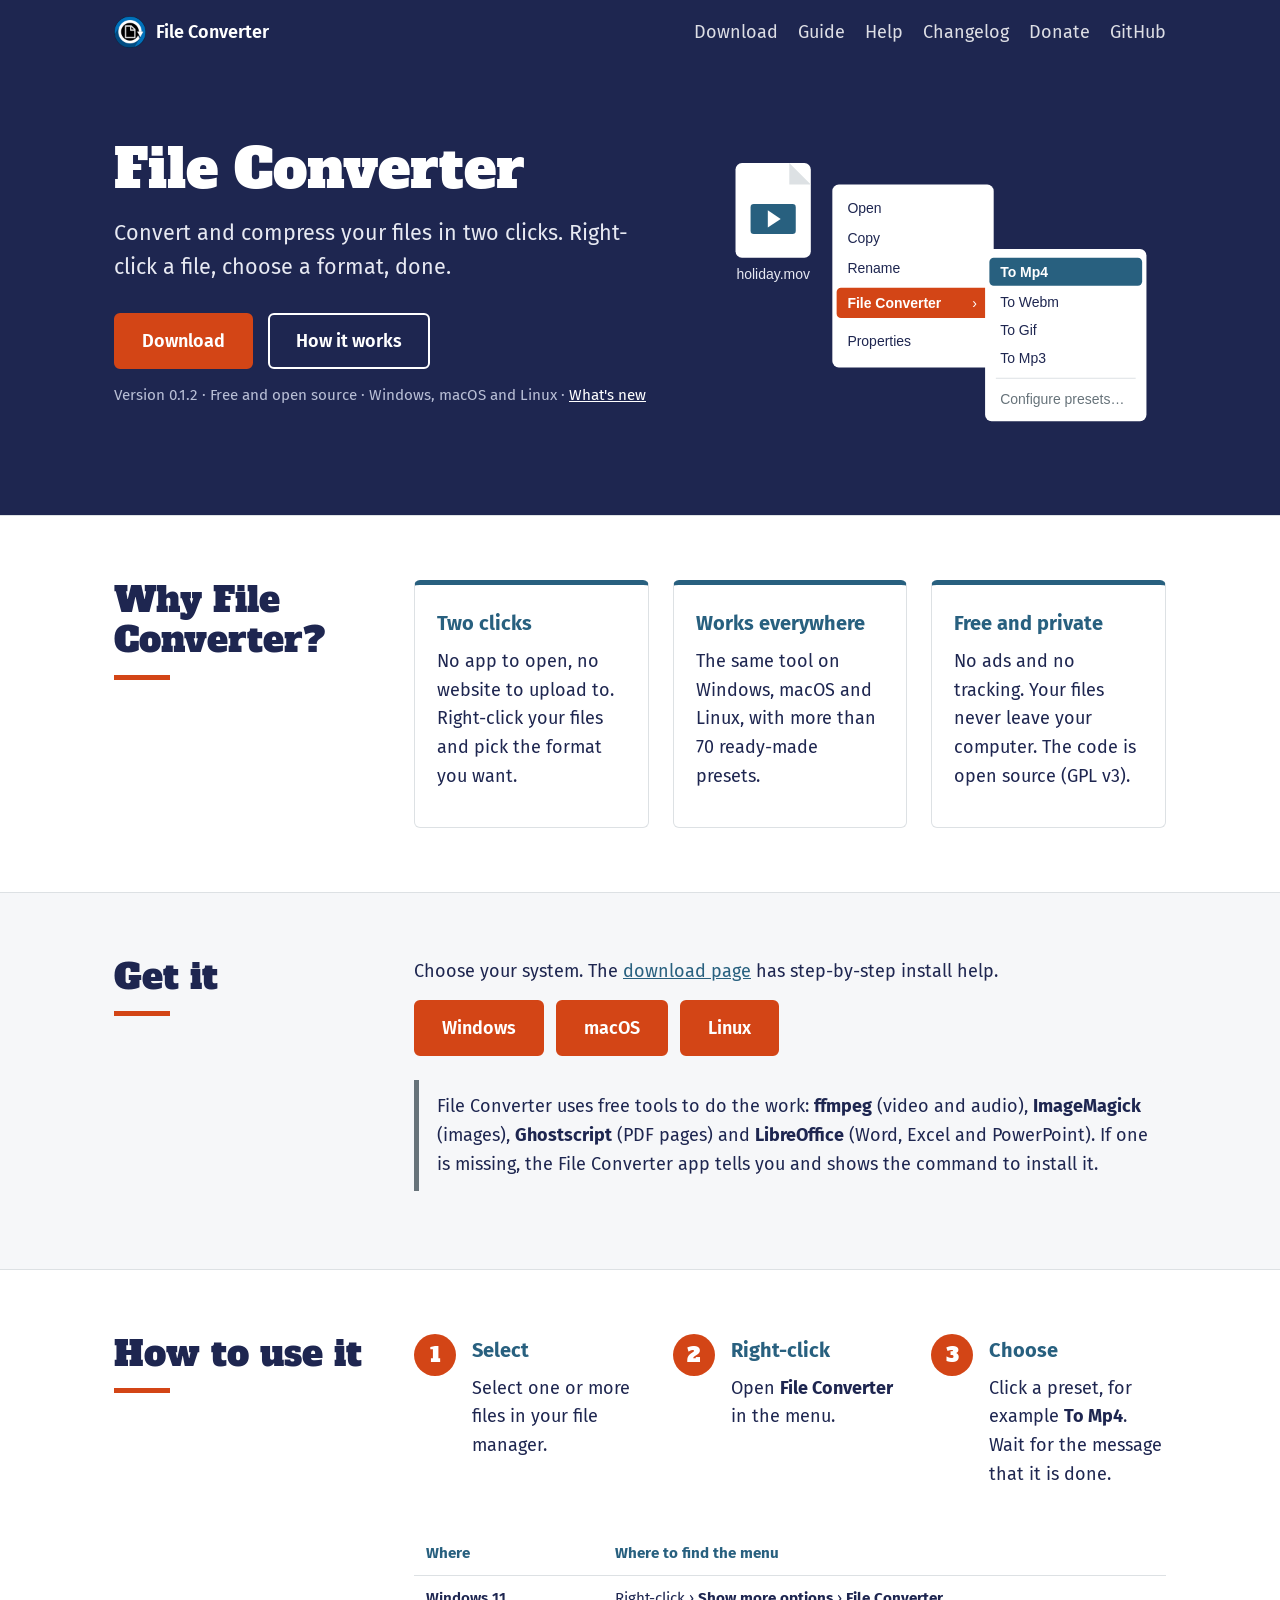
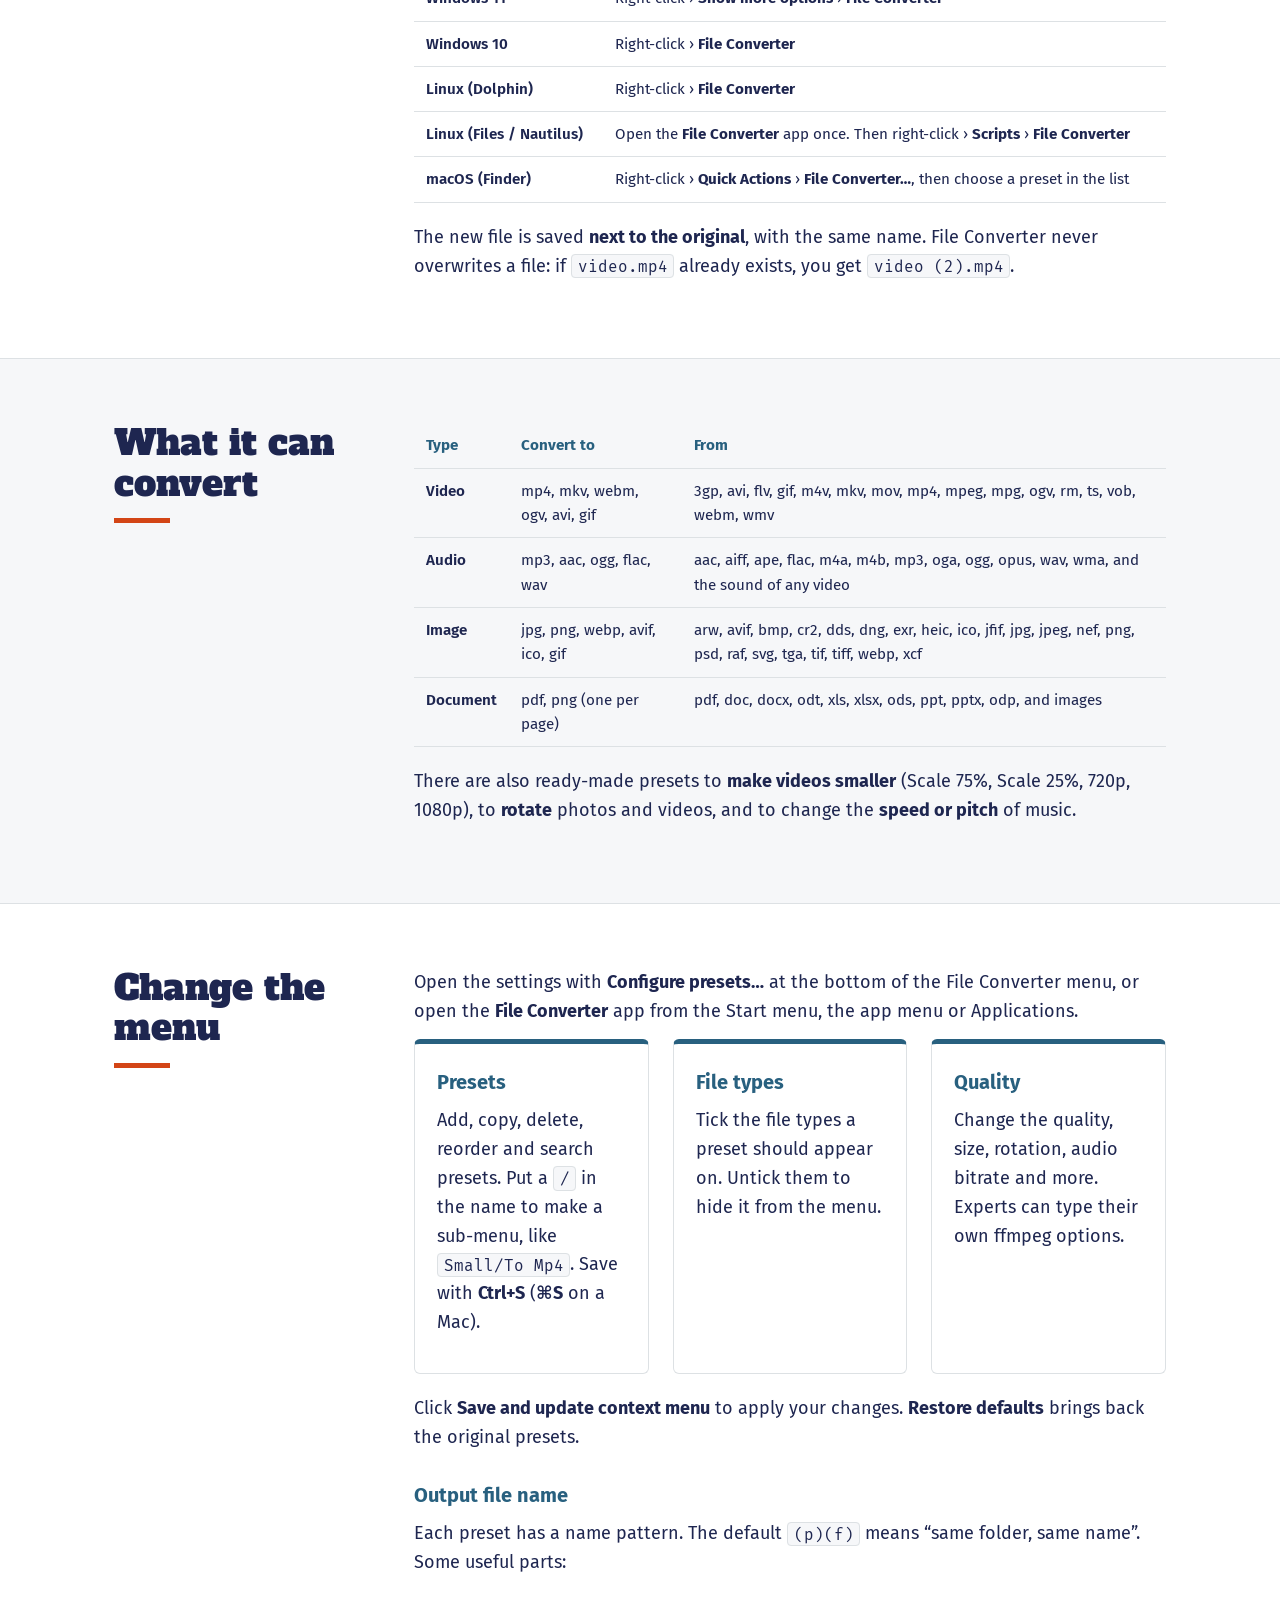
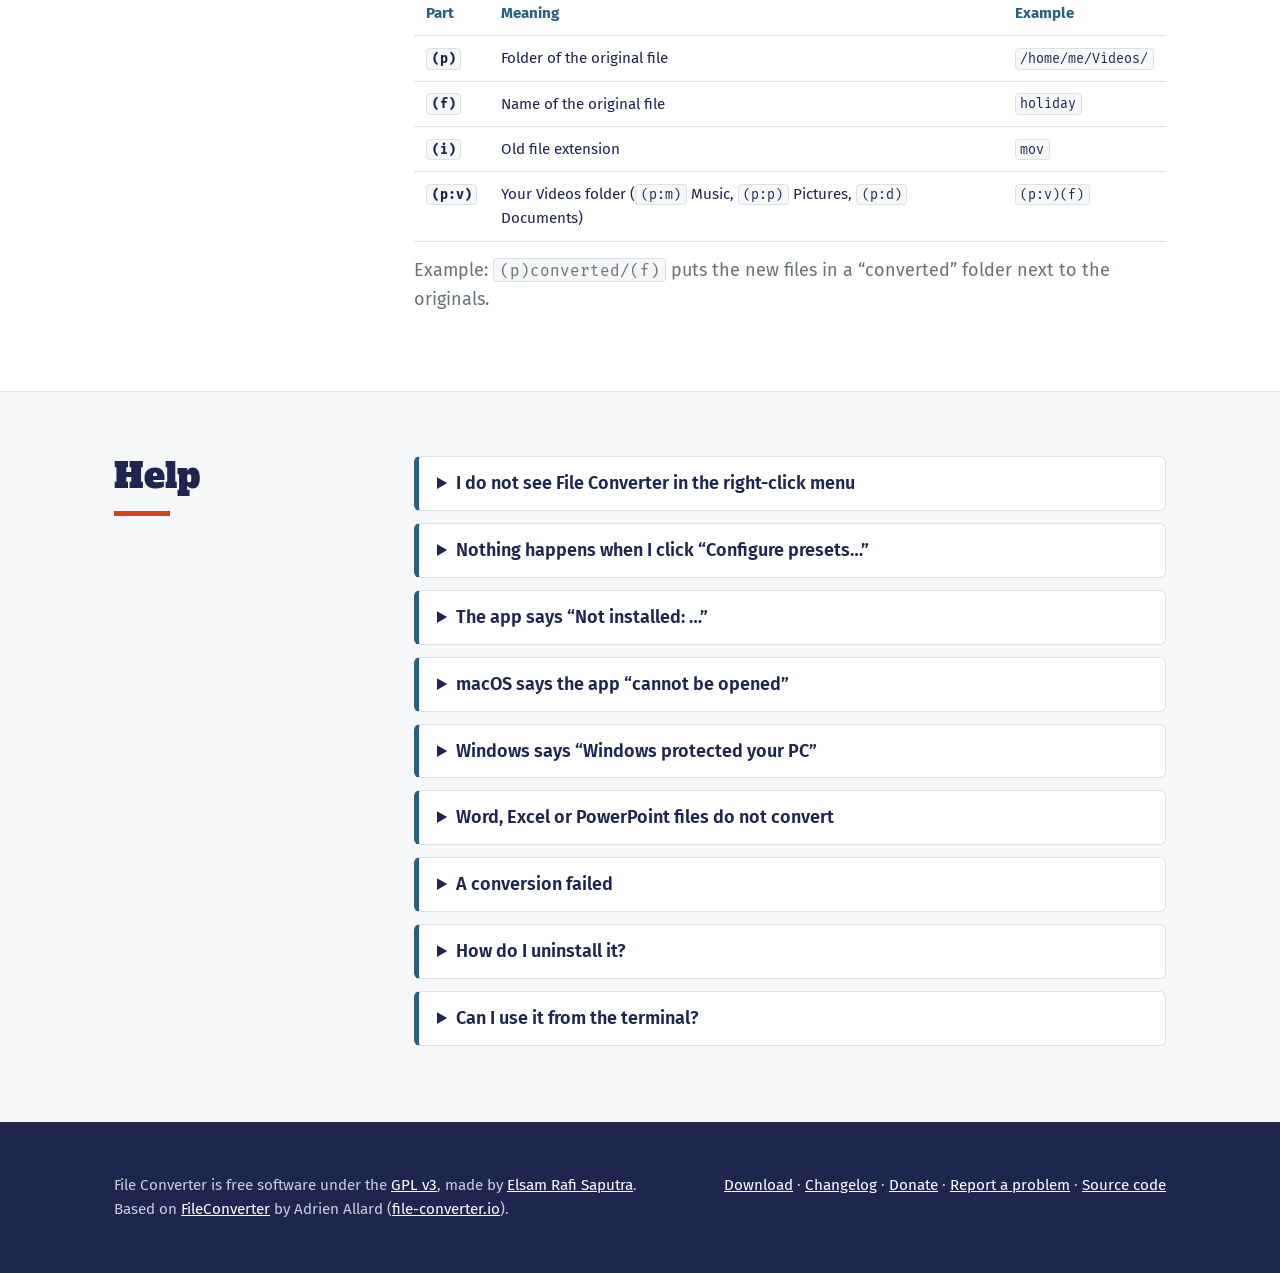
<file: docs/index.html>
<!doctype html>
<html lang="en">
<head>
	<meta charset="utf-8">
	<meta name="viewport" content="width=device-width, initial-scale=1">
	<title>File Converter — free tool to convert files with a right-click</title>
	<meta name="description" content="File Converter is a free, open source tool to convert and compress video, audio, images and documents from the right-click menu on Windows, macOS and Linux.">
	<link rel="canonical" href="https://elsamrafisptr.github.io/file-converter-rs/">
	<meta name="theme-color" content="#1E2650">
	<meta property="og:type" content="website">
	<meta property="og:site_name" content="File Converter">
	<meta property="og:title" content="File Converter — convert files with a right-click">
	<meta property="og:description" content="Free and open source. Convert video, audio, images and documents in two clicks on Windows, macOS and Linux.">
	<meta property="og:url" content="https://elsamrafisptr.github.io/file-converter-rs/">
	<meta property="og:image" content="https://elsamrafisptr.github.io/file-converter-rs/images/og-image.png">
	<meta property="og:image:width" content="1200">
	<meta property="og:image:height" content="630">
	<meta property="og:image:alt" content="File Converter: convert files with a right-click">
	<meta name="twitter:card" content="summary_large_image">
	<link rel="icon" href="favicon.ico" sizes="any">
	<link rel="icon" type="image/png" href="images/icon-192.png">
	<link rel="apple-touch-icon" href="images/apple-touch-icon.png">
	<link rel="manifest" href="site.webmanifest">
	<link rel="preconnect" href="https://fonts.googleapis.com">
	<link rel="preconnect" href="https://fonts.gstatic.com" crossorigin>
	<link href="https://fonts.googleapis.com/css2?family=Alfa+Slab+One&family=Fira+Mono&family=Fira+Sans:wght@400;600&display=swap" rel="stylesheet">
	<link rel="stylesheet" href="style.css">
	<script type="application/ld+json">
	{
		"@context": "https://schema.org",
		"@type": "SoftwareApplication",
		"name": "File Converter",
		"description": "Free, open source tool to convert and compress video, audio, images and documents from the right-click menu.",
		"url": "https://elsamrafisptr.github.io/file-converter-rs/",
		"downloadUrl": "https://elsamrafisptr.github.io/file-converter-rs/download.html",
		"image": "https://elsamrafisptr.github.io/file-converter-rs/images/og-image.png",
		"applicationCategory": "MultimediaApplication",
		"operatingSystem": "Windows 10, Windows 11, macOS 11 or newer, Linux",
		"softwareVersion": "0.1.2",
		"license": "https://www.gnu.org/licenses/gpl-3.0.html",
		"offers": { "@type": "Offer", "price": "0", "priceCurrency": "USD" },
		"author": { "@type": "Person", "name": "Elsam Rafi Saputra", "url": "https://github.com/elsamrafisptr" },
		"isBasedOn": "https://github.com/Tichau/FileConverter"
	}
	</script>
</head>
<body>

<header class="topbar">
	<div class="wrap">
		<a class="brand" href="./"><img src="images/icon-192.png" alt="" width="32" height="32">File Converter</a>
		<nav aria-label="Main">
			<a href="download.html">Download</a>
			<a href="./#how">Guide</a>
			<a href="./#help">Help</a>
			<a href="changelog.html">Changelog</a>
			<a href="donate.html">Donate</a>
			<a href="https://github.com/elsamrafisptr/file-converter-rs">GitHub</a>
		</nav>
	</div>
</header>

<div class="hero">
	<div class="wrap">
		<div>
			<h1>File Converter</h1>
			<p class="lead">Convert and compress your files in two clicks. Right-click a file, choose a format, done.</p>
			<a class="button" href="download.html">Download</a>
			<a class="button ghost" href="#how">How it works</a>
			<p class="version">Version 0.1.2 · Free and open source · Windows, macOS and Linux ·
				<a href="changelog.html">What's new</a></p>
		</div>
		<svg viewBox="0 0 420 300" role="img" aria-label="A right-click menu with File Converter and a list of formats">
			<rect x="20" y="40" width="70" height="88" rx="6" fill="#fff"/>
			<path d="M70 40v20h20" fill="#dde1e4"/>
			<rect x="34" y="78" width="42" height="28" rx="3" fill="#28607F"/>
			<path d="M50 84l12 8-12 8z" fill="#fff"/>
			<text x="55" y="148" fill="#e7e9f2" font-size="13" text-anchor="middle" font-family="sans-serif">holiday.mov</text>
			<rect x="110" y="60" width="150" height="170" rx="6" fill="#fff"/>
			<g font-family="sans-serif" font-size="13" fill="#1E2650">
				<text x="124" y="86">Open</text>
				<text x="124" y="114">Copy</text>
				<text x="124" y="142">Rename</text>
				<rect x="114" y="156" width="142" height="28" rx="4" fill="#D34516"/>
				<text x="124" y="175" fill="#fff" font-weight="600">File Converter</text>
				<text x="240" y="175" fill="#fff">›</text>
				<text x="124" y="210">Properties</text>
			</g>
			<rect x="252" y="120" width="150" height="160" rx="6" fill="#fff"/>
			<g font-family="sans-serif" font-size="13" fill="#1E2650">
				<rect x="256" y="128" width="142" height="26" rx="4" fill="#28607F"/>
				<text x="266" y="146" fill="#fff" font-weight="600">To Mp4</text>
				<text x="266" y="174">To Webm</text>
				<text x="266" y="200">To Gif</text>
				<text x="266" y="226">To Mp3</text>
				<line x1="262" y1="240" x2="392" y2="240" stroke="#dde1e4"/>
				<text x="266" y="264" fill="#67737A">Configure presets…</text>
			</g>
		</svg>
	</div>
</div>

<section>
	<div class="wrap">
		<h2>Why File Converter?</h2>
		<div class="cards">
			<div class="card"><h3>Two clicks</h3><p>No app to open, no website to upload to. Right-click your files and pick the format you want.</p></div>
			<div class="card"><h3>Works everywhere</h3><p>The same tool on Windows, macOS and Linux, with more than 70 ready-made presets.</p></div>
			<div class="card"><h3>Free and private</h3><p>No ads and no tracking. Your files never leave your computer. The code is open source (GPL v3).</p></div>
		</div>
	</div>
</section>

<section id="download" class="alt">
	<div class="wrap">
		<h2>Get it</h2>
		<div>
			<p>Choose your system. The <a href="download.html">download page</a> has step-by-step install help.</p>
			<div class="os-buttons">
				<a class="button" href="download.html#windows">Windows</a>
				<a class="button" href="download.html#macos">macOS</a>
				<a class="button" href="download.html#linux">Linux</a>
			</div>
			<p class="note">File Converter uses free tools to do the work: <b>ffmpeg</b> (video and audio), <b>ImageMagick</b> (images), <b>Ghostscript</b> (PDF pages) and <b>LibreOffice</b> (Word, Excel and PowerPoint). If one is missing, the File Converter app tells you and shows the command to install it.</p>
		</div>
	</div>
</section>

<section id="how">
	<div class="wrap">
		<h2>How to use it</h2>
		<div>
			<div class="steps">
				<div class="step"><h3>Select</h3><p>Select one or more files in your file manager.</p></div>
				<div class="step"><h3>Right-click</h3><p>Open <b>File Converter</b> in the menu.</p></div>
				<div class="step"><h3>Choose</h3><p>Click a preset, for example <b>To Mp4</b>. Wait for the message that it is done.</p></div>
			</div>
			<table>
				<tr><th>Where</th><th>Where to find the menu</th></tr>
				<tr><td>Windows 11</td><td>Right-click › <b>Show more options</b> › <b>File Converter</b></td></tr>
				<tr><td>Windows 10</td><td>Right-click › <b>File Converter</b></td></tr>
				<tr><td>Linux (Dolphin)</td><td>Right-click › <b>File Converter</b></td></tr>
				<tr><td>Linux (Files / Nautilus)</td><td>Open the <b>File Converter</b> app once. Then right-click › <b>Scripts</b> › <b>File Converter</b></td></tr>
				<tr><td>macOS (Finder)</td><td>Right-click › <b>Quick Actions</b> › <b>File Converter…</b>, then choose a preset in the list</td></tr>
			</table>
			<p style="margin-top:20px">The new file is saved <b>next to the original</b>, with the same name. File Converter never overwrites a file: if <code>video.mp4</code> already exists, you get <code>video (2).mp4</code>.</p>
		</div>
	</div>
</section>

<section id="formats" class="alt">
	<div class="wrap">
		<h2>What it can convert</h2>
		<div>
			<table>
				<tr><th>Type</th><th>Convert to</th><th>From</th></tr>
				<tr><td>Video</td><td>mp4, mkv, webm, ogv, avi, gif</td><td>3gp, avi, flv, gif, m4v, mkv, mov, mp4, mpeg, mpg, ogv, rm, ts, vob, webm, wmv</td></tr>
				<tr><td>Audio</td><td>mp3, aac, ogg, flac, wav</td><td>aac, aiff, ape, flac, m4a, m4b, mp3, oga, ogg, opus, wav, wma, and the sound of any video</td></tr>
				<tr><td>Image</td><td>jpg, png, webp, avif, ico, gif</td><td>arw, avif, bmp, cr2, dds, dng, exr, heic, ico, jfif, jpg, jpeg, nef, png, psd, raf, svg, tga, tif, tiff, webp, xcf</td></tr>
				<tr><td>Document</td><td>pdf, png (one per page)</td><td>pdf, doc, docx, odt, xls, xlsx, ods, ppt, pptx, odp, and images</td></tr>
			</table>
			<p style="margin-top:20px">There are also ready-made presets to <b>make videos smaller</b> (Scale 75%, Scale 25%, 720p, 1080p), to <b>rotate</b> photos and videos, and to change the <b>speed or pitch</b> of music.</p>
		</div>
	</div>
</section>

<section id="settings">
	<div class="wrap">
		<h2>Change the menu</h2>
		<div>
			<p>Open the settings with <b>Configure presets…</b> at the bottom of the File Converter menu, or open the <b>File Converter</b> app from the Start menu, the app menu or Applications.</p>
			<div class="cards">
				<div class="card"><h3>Presets</h3><p>Add, copy, delete, reorder and search presets. Put a <code>/</code> in the name to make a sub-menu, like <code>Small/To Mp4</code>. Save with <b>Ctrl+S</b> (<b>⌘S</b> on a Mac).</p></div>
				<div class="card"><h3>File types</h3><p>Tick the file types a preset should appear on. Untick them to hide it from the menu.</p></div>
				<div class="card"><h3>Quality</h3><p>Change the quality, size, rotation, audio bitrate and more. Experts can type their own ffmpeg options.</p></div>
			</div>
			<p style="margin-top:20px">Click <b>Save and update context menu</b> to apply your changes. <b>Restore defaults</b> brings back the original presets.</p>
			<h3 style="margin-top:28px">Output file name</h3>
			<p>Each preset has a name pattern. The default <code>(p)(f)</code> means “same folder, same name”. Some useful parts:</p>
			<table>
				<tr><th>Part</th><th>Meaning</th><th>Example</th></tr>
				<tr><td><code>(p)</code></td><td>Folder of the original file</td><td><code>/home/me/Videos/</code></td></tr>
				<tr><td><code>(f)</code></td><td>Name of the original file</td><td><code>holiday</code></td></tr>
				<tr><td><code>(i)</code></td><td>Old file extension</td><td><code>mov</code></td></tr>
				<tr><td><code>(p:v)</code></td><td>Your Videos folder (<code>(p:m)</code> Music, <code>(p:p)</code> Pictures, <code>(p:d)</code> Documents)</td><td><code>(p:v)(f)</code></td></tr>
			</table>
			<p class="muted" style="margin-top:14px">Example: <code>(p)converted/(f)</code> puts the new files in a “converted” folder next to the originals.</p>
		</div>
	</div>
</section>

<section id="help" class="alt">
	<div class="wrap">
		<h2>Help</h2>
		<div>
			<details>
				<summary>I do not see File Converter in the right-click menu</summary>
				<p><b>Windows 11:</b> click <b>Show more options</b> first. <b>Linux:</b> close and open your file manager again. With Files (Nautilus), open the File Converter app once. <b>macOS:</b> open the File Converter app once. Then open <b>System Settings</b>, search for <b>Extensions</b>, and turn on <b>File Converter…</b> under <b>Finder</b>.</p>
				<p>The menu only shows the presets that fit <b>all</b> selected files. Select files of the same type.</p>
			</details>
			<details>
				<summary>Nothing happens when I click “Configure presets…”</summary>
				<p>Update to version 0.1.2 or newer. Older versions did not open the settings from the Dolphin menu on Linux. You can always open the <b>File Converter</b> app from the app menu instead.</p>
			</details>
			<details>
				<summary>The app says “Not installed: …”</summary>
				<p>One of the free converter tools is missing. Click <b>Copy</b> next to the command, paste it into a terminal and run it. Then click <b>Check again</b>.</p>
			</details>
			<details>
				<summary>macOS says the app “cannot be opened”</summary>
				<p>The app is not signed by Apple. Right-click it in Applications and choose <b>Open</b>, then <b>Open</b> again. If that does not work, go to <b>System Settings › Privacy &amp; Security</b> and click <b>Open Anyway</b>.</p>
			</details>
			<details>
				<summary>Windows says “Windows protected your PC”</summary>
				<p>The installer is not signed yet. Click <b>More info</b>, then <b>Run anyway</b>.</p>
			</details>
			<details>
				<summary>Word, Excel or PowerPoint files do not convert</summary>
				<p>Install <a href="https://www.libreoffice.org/download/">LibreOffice</a> (free). On Windows, you can also run the File Converter installer again and tick the LibreOffice box.</p>
			</details>
			<details>
				<summary>A conversion failed</summary>
				<p>You get a message with the reason. Make sure the file opens in a normal player or viewer. If it still fails, <a href="https://github.com/elsamrafisptr/file-converter-rs/issues">report the problem on GitHub</a> and include the message.</p>
			</details>
			<details>
				<summary>How do I uninstall it?</summary>
				<p><b>Windows:</b> Settings › Apps › File Converter › Uninstall. <b>Ubuntu/Debian:</b> <code>sudo apt remove file-converter</code>. <b>Other Linux:</b> <code>./install.sh --uninstall</code>. <b>macOS:</b> run the command below, then move the app to the Trash.</p>
				<pre><code>"/Applications/File Converter.app/Contents/MacOS/file-converter" uninstall</code></pre>
			</details>
			<details>
				<summary>Can I use it from the terminal?</summary>
				<pre><code>file-converter list                         # show all presets
file-converter convert --preset "To Mp4" a.mov b.avi
file-converter settings                     # open the settings window</code></pre>
			</details>
		</div>
	</div>
</section>

<footer>
	<div class="wrap">
		<p>File Converter is free software under the <a href="https://github.com/elsamrafisptr/file-converter-rs/blob/main/LICENSE">GPL v3</a>, made by <a href="https://github.com/elsamrafisptr">Elsam Rafi Saputra</a>.<br>
			Based on <a href="https://github.com/Tichau/FileConverter">FileConverter</a> by Adrien Allard (<a href="https://file-converter.io/">file-converter.io</a>).</p>
		<p><a href="download.html">Download</a> · <a href="changelog.html">Changelog</a> · <a href="donate.html">Donate</a> ·
			<a href="https://github.com/elsamrafisptr/file-converter-rs/issues">Report a problem</a> ·
			<a href="https://github.com/elsamrafisptr/file-converter-rs">Source code</a></p>
	</div>
</footer>

</body>
</html>
</file>
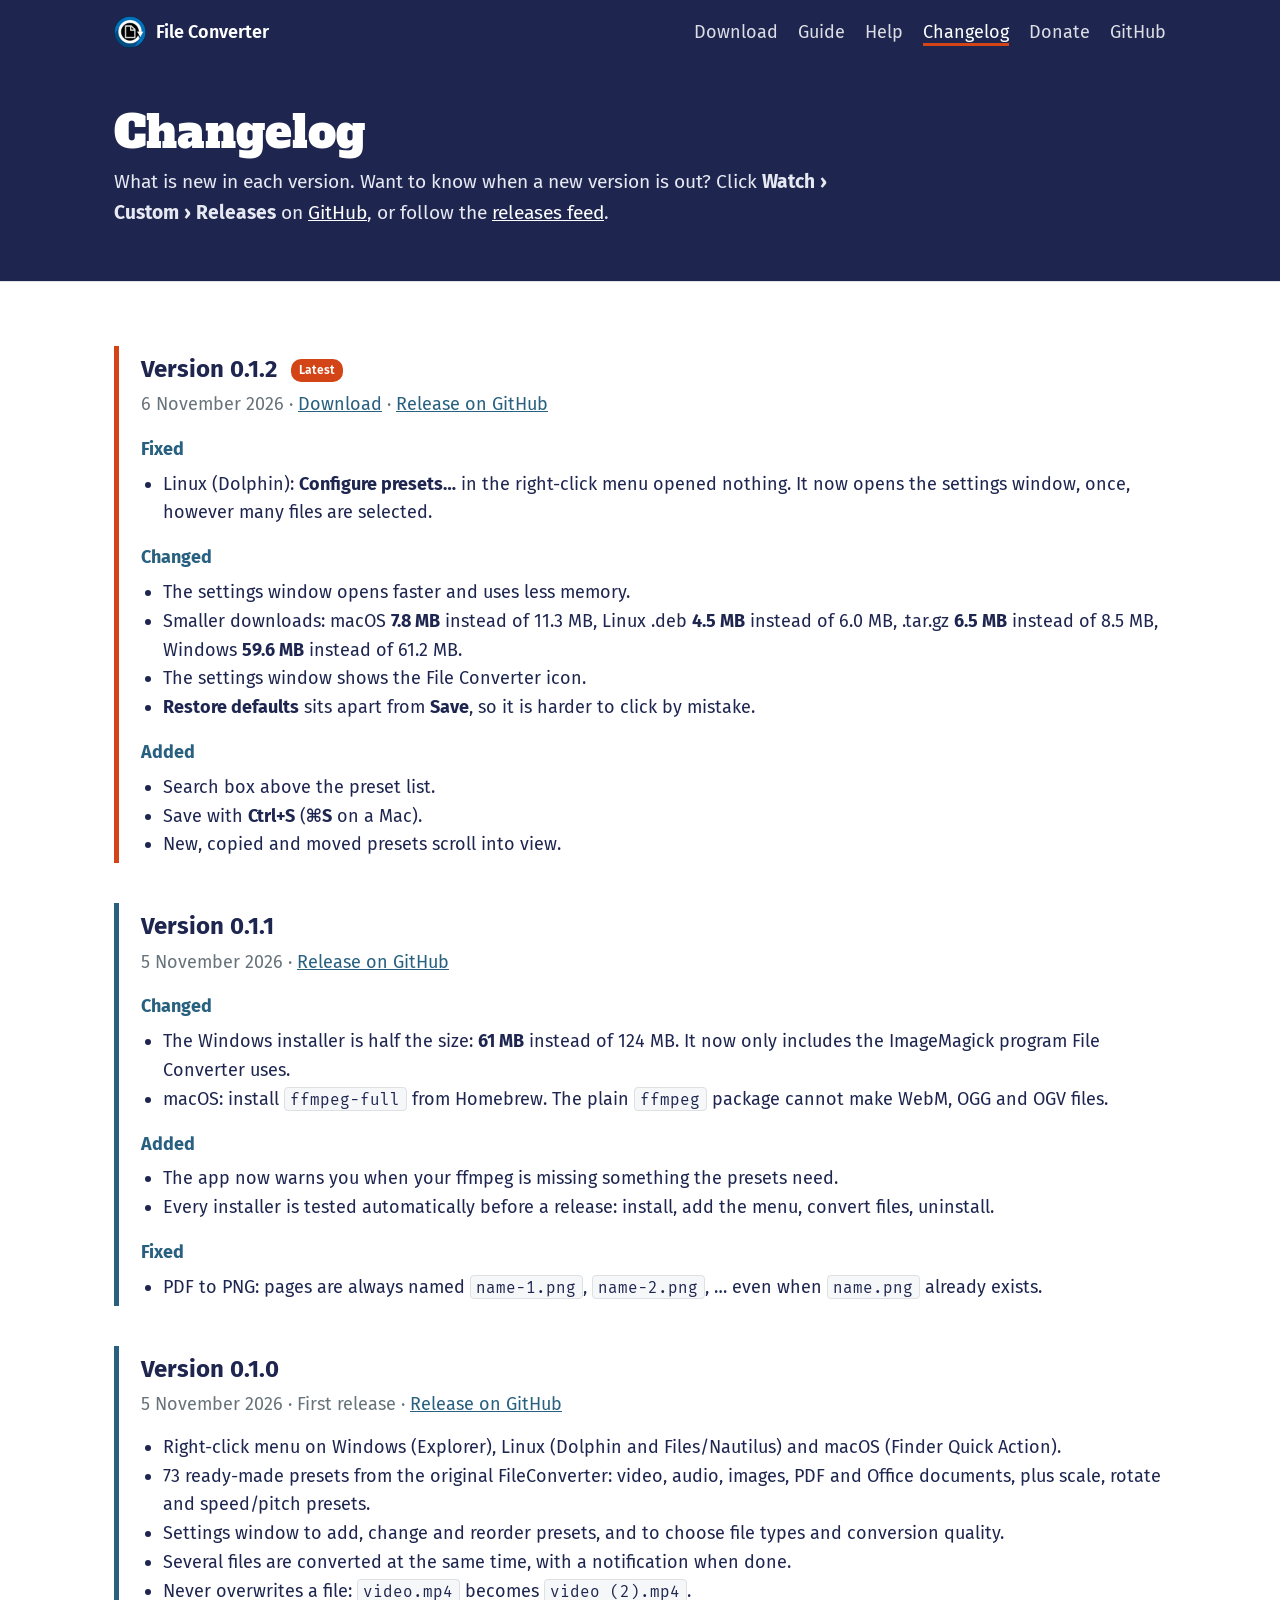
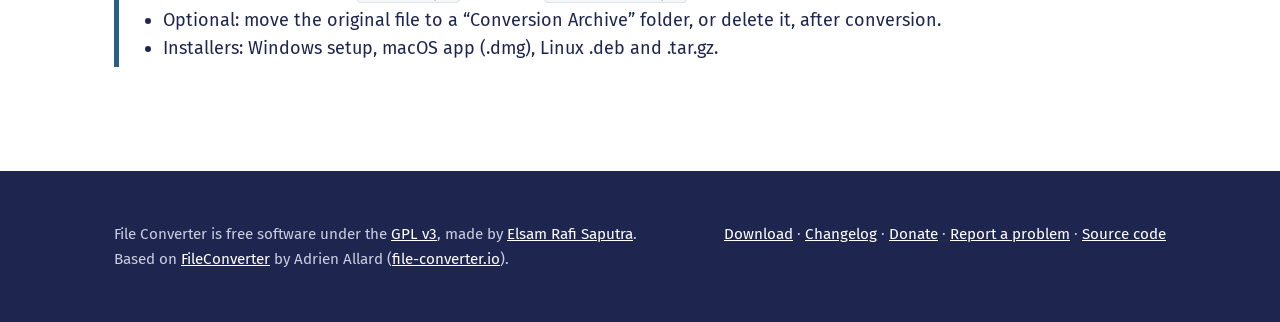
<file: docs/changelog.html>
<!doctype html>
<html lang="en">
<head>
	<meta charset="utf-8">
	<meta name="viewport" content="width=device-width, initial-scale=1">
	<title>Changelog — File Converter</title>
	<meta name="description" content="What is new in each version of File Converter: new features, fixes and changes.">
	<link rel="canonical" href="https://elsamrafisptr.github.io/file-converter-rs/changelog.html">
	<meta name="theme-color" content="#1E2650">
	<meta property="og:type" content="website">
	<meta property="og:site_name" content="File Converter">
	<meta property="og:title" content="File Converter changelog">
	<meta property="og:description" content="What is new in each version of File Converter.">
	<meta property="og:url" content="https://elsamrafisptr.github.io/file-converter-rs/changelog.html">
	<meta property="og:image" content="https://elsamrafisptr.github.io/file-converter-rs/images/og-image.png">
	<meta property="og:image:width" content="1200">
	<meta property="og:image:height" content="630">
	<meta name="twitter:card" content="summary_large_image">
	<link rel="alternate" type="application/atom+xml" title="File Converter releases" href="https://github.com/elsamrafisptr/file-converter-rs/releases.atom">
	<link rel="icon" href="favicon.ico" sizes="any">
	<link rel="icon" type="image/png" href="images/icon-192.png">
	<link rel="apple-touch-icon" href="images/apple-touch-icon.png">
	<link rel="manifest" href="site.webmanifest">
	<link rel="preconnect" href="https://fonts.googleapis.com">
	<link rel="preconnect" href="https://fonts.gstatic.com" crossorigin>
	<link href="https://fonts.googleapis.com/css2?family=Alfa+Slab+One&family=Fira+Mono&family=Fira+Sans:wght@400;600&display=swap" rel="stylesheet">
	<link rel="stylesheet" href="style.css">
</head>
<body>

<header class="topbar">
	<div class="wrap">
		<a class="brand" href="./"><img src="images/icon-192.png" alt="" width="32" height="32">File Converter</a>
		<nav aria-label="Main">
			<a href="download.html">Download</a>
			<a href="./#how">Guide</a>
			<a href="./#help">Help</a>
			<a href="changelog.html" aria-current="page">Changelog</a>
			<a href="donate.html">Donate</a>
			<a href="https://github.com/elsamrafisptr/file-converter-rs">GitHub</a>
		</nav>
	</div>
</header>

<div class="page-hero">
	<div class="wrap">
		<h1>Changelog</h1>
		<p>What is new in each version. Want to know when a new version is out? Click <b>Watch › Custom › Releases</b> on <a href="https://github.com/elsamrafisptr/file-converter-rs" style="color:#fff">GitHub</a>, or follow the <a href="https://github.com/elsamrafisptr/file-converter-rs/releases.atom" style="color:#fff">releases feed</a>.</p>
	</div>
</div>

<section class="wide">
	<div class="wrap">
		<div>
			<article class="release latest" id="v0.1.2">
				<h3>Version 0.1.2 <span class="badge">Latest</span></h3>
				<p class="date">6 November 2026 · <a href="download.html">Download</a> · <a href="https://github.com/elsamrafisptr/file-converter-rs/releases/tag/v0.1.2">Release on GitHub</a></p>
				<h4>Fixed</h4>
				<ul>
					<li>Linux (Dolphin): <b>Configure presets…</b> in the right-click menu opened nothing. It now opens the settings window, once, however many files are selected.</li>
				</ul>
				<h4>Changed</h4>
				<ul>
					<li>The settings window opens faster and uses less memory.</li>
					<li>Smaller downloads: macOS <b>7.8 MB</b> instead of 11.3 MB, Linux .deb <b>4.5 MB</b> instead of 6.0 MB, .tar.gz <b>6.5 MB</b> instead of 8.5 MB, Windows <b>59.6 MB</b> instead of 61.2 MB.</li>
					<li>The settings window shows the File Converter icon.</li>
					<li><b>Restore defaults</b> sits apart from <b>Save</b>, so it is harder to click by mistake.</li>
				</ul>
				<h4>Added</h4>
				<ul>
					<li>Search box above the preset list.</li>
					<li>Save with <b>Ctrl+S</b> (<b>⌘S</b> on a Mac).</li>
					<li>New, copied and moved presets scroll into view.</li>
				</ul>
			</article>

			<article class="release" id="v0.1.1">
				<h3>Version 0.1.1</h3>
				<p class="date">5 November 2026 · <a href="https://github.com/elsamrafisptr/file-converter-rs/releases/tag/v0.1.1">Release on GitHub</a></p>
				<h4>Changed</h4>
				<ul>
					<li>The Windows installer is half the size: <b>61 MB</b> instead of 124 MB. It now only includes the ImageMagick program File Converter uses.</li>
					<li>macOS: install <code>ffmpeg-full</code> from Homebrew. The plain <code>ffmpeg</code> package cannot make WebM, OGG and OGV files.</li>
				</ul>
				<h4>Added</h4>
				<ul>
					<li>The app now warns you when your ffmpeg is missing something the presets need.</li>
					<li>Every installer is tested automatically before a release: install, add the menu, convert files, uninstall.</li>
				</ul>
				<h4>Fixed</h4>
				<ul>
					<li>PDF to PNG: pages are always named <code>name-1.png</code>, <code>name-2.png</code>, … even when <code>name.png</code> already exists.</li>
				</ul>
			</article>

			<article class="release" id="v0.1.0">
				<h3>Version 0.1.0</h3>
				<p class="date">5 November 2026 · First release · <a href="https://github.com/elsamrafisptr/file-converter-rs/releases/tag/v0.1.0">Release on GitHub</a></p>
				<ul>
					<li>Right-click menu on Windows (Explorer), Linux (Dolphin and Files/Nautilus) and macOS (Finder Quick Action).</li>
					<li>73 ready-made presets from the original FileConverter: video, audio, images, PDF and Office documents, plus scale, rotate and speed/pitch presets.</li>
					<li>Settings window to add, change and reorder presets, and to choose file types and conversion quality.</li>
					<li>Several files are converted at the same time, with a notification when done.</li>
					<li>Never overwrites a file: <code>video.mp4</code> becomes <code>video (2).mp4</code>.</li>
					<li>Optional: move the original file to a “Conversion Archive” folder, or delete it, after conversion.</li>
					<li>Installers: Windows setup, macOS app (.dmg), Linux .deb and .tar.gz.</li>
				</ul>
			</article>
		</div>
	</div>
</section>

<footer>
	<div class="wrap">
		<p>File Converter is free software under the <a href="https://github.com/elsamrafisptr/file-converter-rs/blob/main/LICENSE">GPL v3</a>, made by <a href="https://github.com/elsamrafisptr">Elsam Rafi Saputra</a>.<br>
			Based on <a href="https://github.com/Tichau/FileConverter">FileConverter</a> by Adrien Allard (<a href="https://file-converter.io/">file-converter.io</a>).</p>
		<p><a href="download.html">Download</a> · <a href="changelog.html">Changelog</a> · <a href="donate.html">Donate</a> ·
			<a href="https://github.com/elsamrafisptr/file-converter-rs/issues">Report a problem</a> ·
			<a href="https://github.com/elsamrafisptr/file-converter-rs">Source code</a></p>
	</div>
</footer>

</body>
</html>
</file>
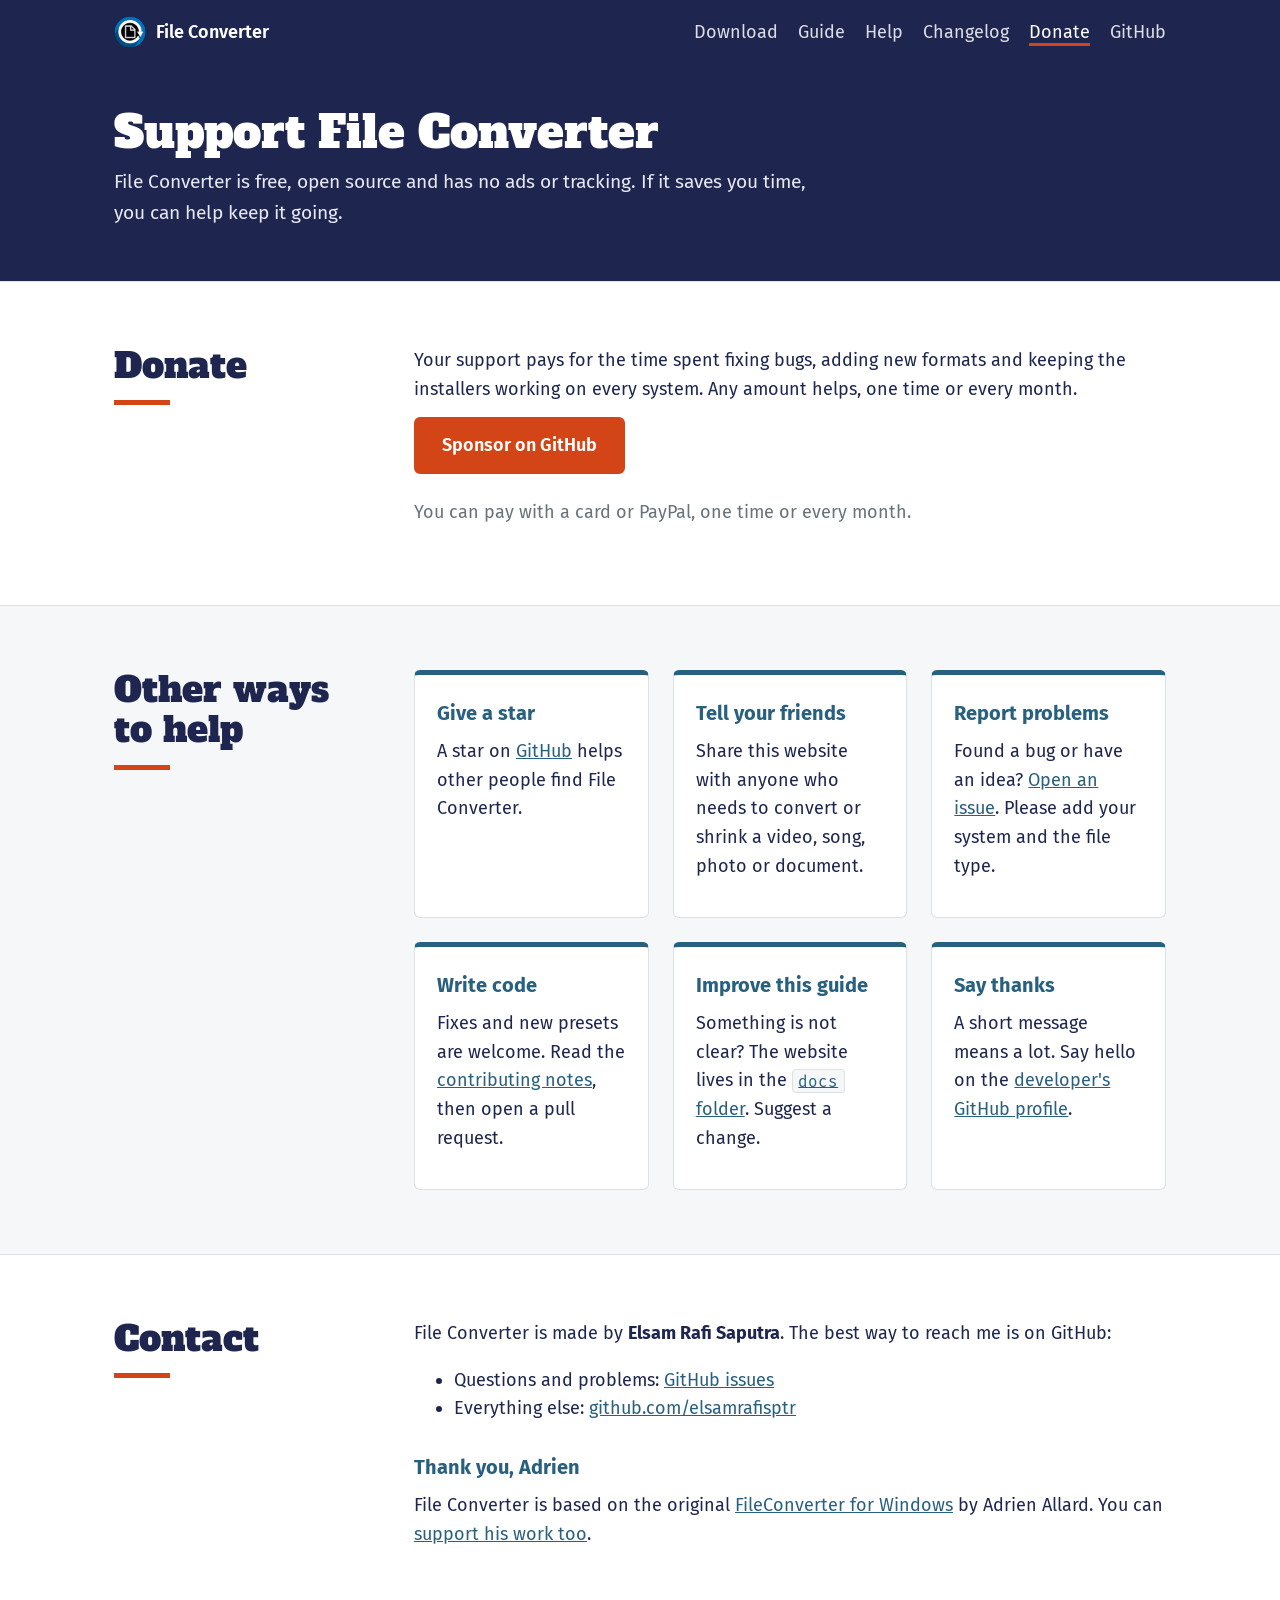
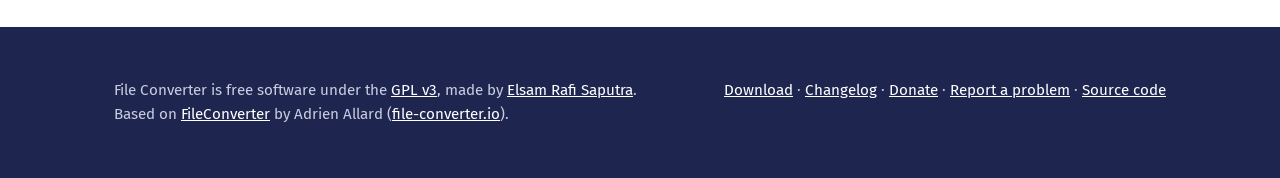
<file: docs/donate.html>
<!doctype html>
<html lang="en">
<head>
	<meta charset="utf-8">
	<meta name="viewport" content="width=device-width, initial-scale=1">
	<title>Support File Converter — donate or help</title>
	<meta name="description" content="File Converter is free, open source and has no ads. Support the developer with GitHub Sponsors, or help by sharing, reporting problems or contributing code.">
	<link rel="canonical" href="https://elsamrafisptr.github.io/file-converter-rs/donate.html">
	<meta name="theme-color" content="#1E2650">
	<meta property="og:type" content="website">
	<meta property="og:site_name" content="File Converter">
	<meta property="og:title" content="Support File Converter">
	<meta property="og:description" content="Free, open source, no ads. Help keep File Converter going.">
	<meta property="og:url" content="https://elsamrafisptr.github.io/file-converter-rs/donate.html">
	<meta property="og:image" content="https://elsamrafisptr.github.io/file-converter-rs/images/og-image.png">
	<meta property="og:image:width" content="1200">
	<meta property="og:image:height" content="630">
	<meta name="twitter:card" content="summary_large_image">
	<link rel="icon" href="favicon.ico" sizes="any">
	<link rel="icon" type="image/png" href="images/icon-192.png">
	<link rel="apple-touch-icon" href="images/apple-touch-icon.png">
	<link rel="manifest" href="site.webmanifest">
	<link rel="preconnect" href="https://fonts.googleapis.com">
	<link rel="preconnect" href="https://fonts.gstatic.com" crossorigin>
	<link href="https://fonts.googleapis.com/css2?family=Alfa+Slab+One&family=Fira+Mono&family=Fira+Sans:wght@400;600&display=swap" rel="stylesheet">
	<link rel="stylesheet" href="style.css">
</head>
<body>

<header class="topbar">
	<div class="wrap">
		<a class="brand" href="./"><img src="images/icon-192.png" alt="" width="32" height="32">File Converter</a>
		<nav aria-label="Main">
			<a href="download.html">Download</a>
			<a href="./#how">Guide</a>
			<a href="./#help">Help</a>
			<a href="changelog.html">Changelog</a>
			<a href="donate.html" aria-current="page">Donate</a>
			<a href="https://github.com/elsamrafisptr/file-converter-rs">GitHub</a>
		</nav>
	</div>
</header>

<div class="page-hero">
	<div class="wrap">
		<h1>Support File Converter</h1>
		<p>File Converter is free, open source and has no ads or tracking. If it saves you time, you can help keep it going.</p>
	</div>
</div>

<section>
	<div class="wrap">
		<h2>Donate</h2>
		<div>
			<p>Your support pays for the time spent fixing bugs, adding new formats and keeping the installers working on every system. Any amount helps, one time or every month.</p>
			<div class="os-buttons">
				<a class="button" href="https://github.com/sponsors/elsamrafisptr">Sponsor on GitHub</a>
			</div>
			<p class="muted">You can pay with a card or PayPal, one time or every month.</p>
		</div>
	</div>
</section>

<section class="alt">
	<div class="wrap">
		<h2>Other ways to help</h2>
		<div class="cards">
			<div class="card"><h3>Give a star</h3><p>A star on <a href="https://github.com/elsamrafisptr/file-converter-rs">GitHub</a> helps other people find File Converter.</p></div>
			<div class="card"><h3>Tell your friends</h3><p>Share this website with anyone who needs to convert or shrink a video, song, photo or document.</p></div>
			<div class="card"><h3>Report problems</h3><p>Found a bug or have an idea? <a href="https://github.com/elsamrafisptr/file-converter-rs/issues/new">Open an issue</a>. Please add your system and the file type.</p></div>
			<div class="card"><h3>Write code</h3><p>Fixes and new presets are welcome. Read the <a href="https://github.com/elsamrafisptr/file-converter-rs#contributing">contributing notes</a>, then open a pull request.</p></div>
			<div class="card"><h3>Improve this guide</h3><p>Something is not clear? The website lives in the <a href="https://github.com/elsamrafisptr/file-converter-rs/tree/main/docs"><code>docs</code> folder</a>. Suggest a change.</p></div>
			<div class="card"><h3>Say thanks</h3><p>A short message means a lot. Say hello on the <a href="https://github.com/elsamrafisptr">developer's GitHub profile</a>.</p></div>
		</div>
	</div>
</section>

<section>
	<div class="wrap">
		<h2>Contact</h2>
		<div>
			<p>File Converter is made by <b>Elsam Rafi Saputra</b>. The best way to reach me is on GitHub:</p>
			<ul>
				<li>Questions and problems: <a href="https://github.com/elsamrafisptr/file-converter-rs/issues">GitHub issues</a></li>
				<li>Everything else: <a href="https://github.com/elsamrafisptr">github.com/elsamrafisptr</a></li>
			</ul>
			<h3 style="margin-top:28px">Thank you, Adrien</h3>
			<p>File Converter is based on the original <a href="https://file-converter.io/">FileConverter for Windows</a> by Adrien Allard. You can <a href="https://liberapay.com/aallard/donate">support his work too</a>.</p>
		</div>
	</div>
</section>

<footer>
	<div class="wrap">
		<p>File Converter is free software under the <a href="https://github.com/elsamrafisptr/file-converter-rs/blob/main/LICENSE">GPL v3</a>, made by <a href="https://github.com/elsamrafisptr">Elsam Rafi Saputra</a>.<br>
			Based on <a href="https://github.com/Tichau/FileConverter">FileConverter</a> by Adrien Allard (<a href="https://file-converter.io/">file-converter.io</a>).</p>
		<p><a href="download.html">Download</a> · <a href="changelog.html">Changelog</a> · <a href="donate.html">Donate</a> ·
			<a href="https://github.com/elsamrafisptr/file-converter-rs/issues">Report a problem</a> ·
			<a href="https://github.com/elsamrafisptr/file-converter-rs">Source code</a></p>
	</div>
</footer>

</body>
</html>
</file>
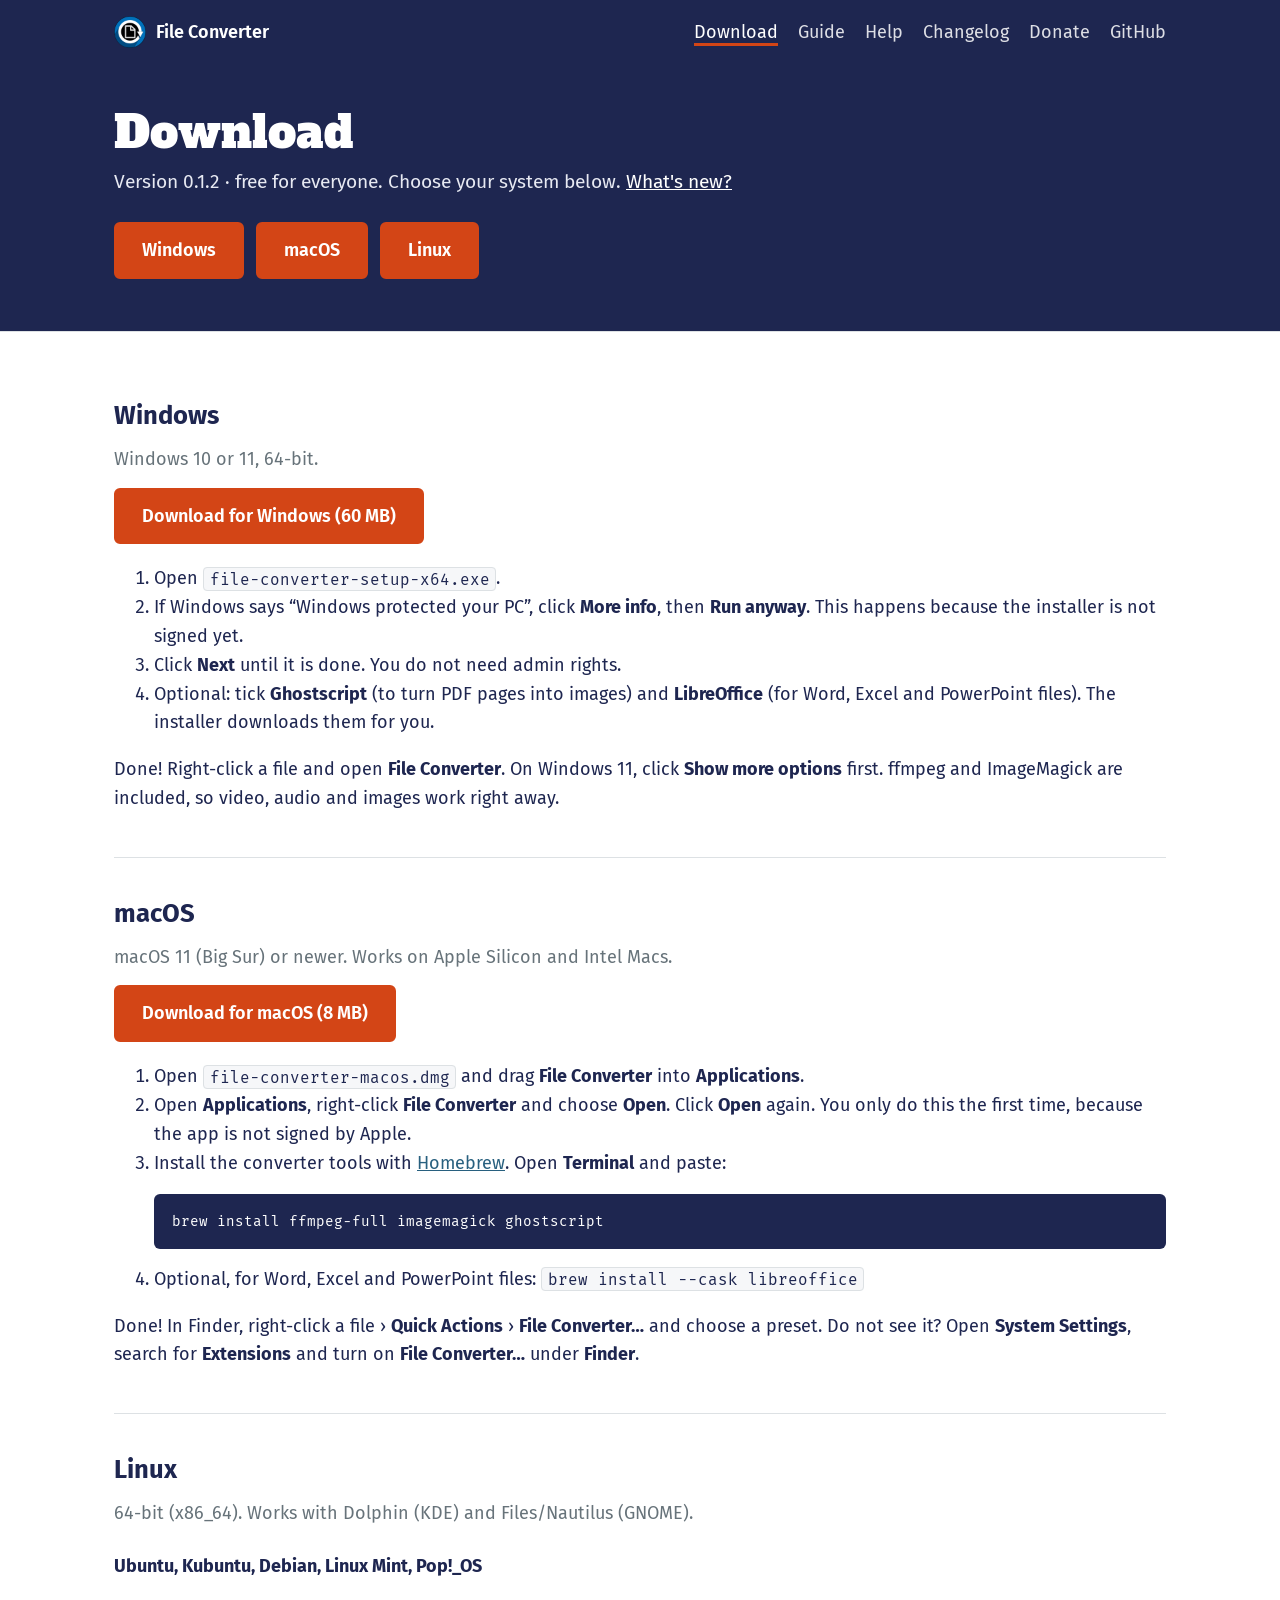
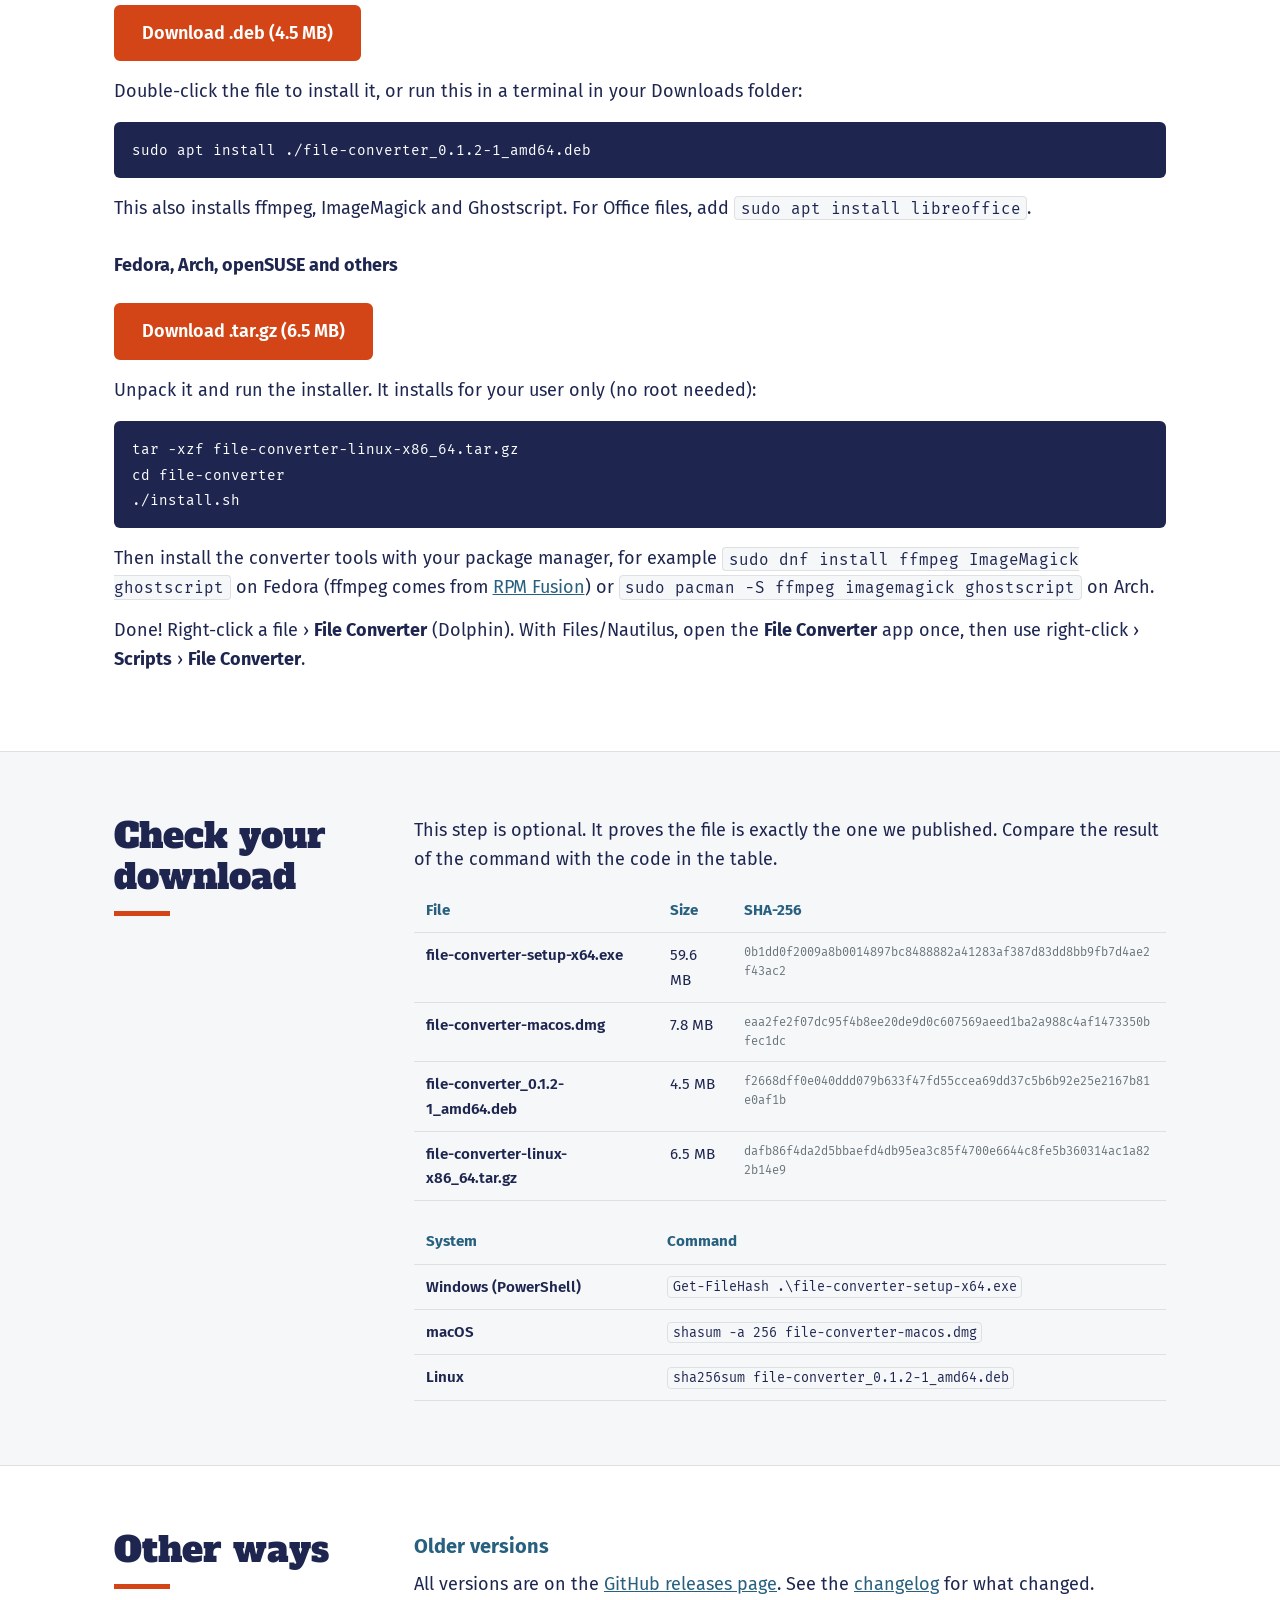
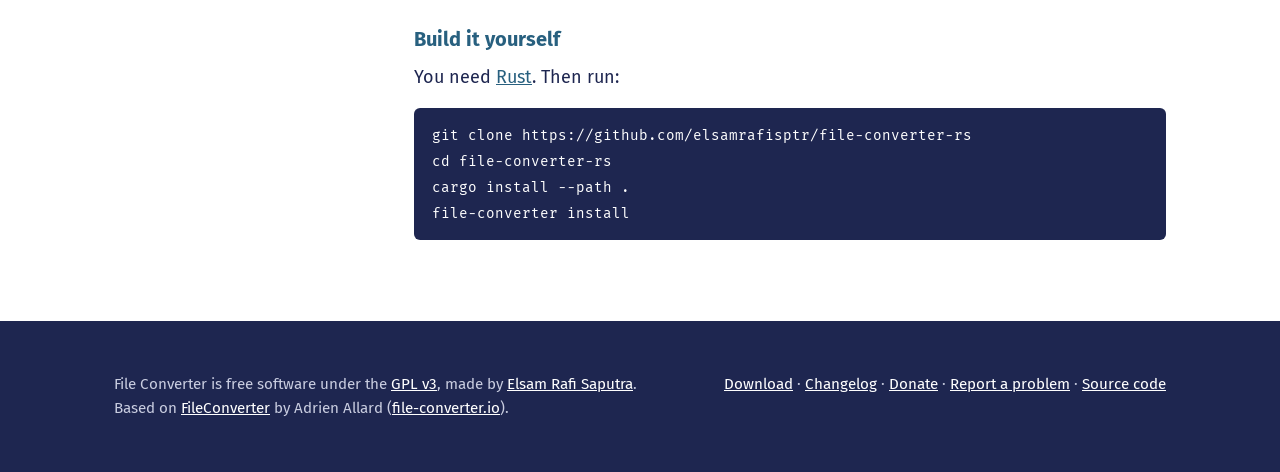
<file: docs/download.html>
<!doctype html>
<html lang="en">
<head>
	<meta charset="utf-8">
	<meta name="viewport" content="width=device-width, initial-scale=1">
	<title>Download File Converter for Windows, macOS and Linux</title>
	<meta name="description" content="Download File Converter 0.1.2 for free: Windows installer, macOS app and Linux packages (.deb and .tar.gz), with simple install steps.">
	<link rel="canonical" href="https://elsamrafisptr.github.io/file-converter-rs/download.html">
	<meta name="theme-color" content="#1E2650">
	<meta property="og:type" content="website">
	<meta property="og:site_name" content="File Converter">
	<meta property="og:title" content="Download File Converter">
	<meta property="og:description" content="Free download for Windows, macOS and Linux. Convert files with a right-click.">
	<meta property="og:url" content="https://elsamrafisptr.github.io/file-converter-rs/download.html">
	<meta property="og:image" content="https://elsamrafisptr.github.io/file-converter-rs/images/og-image.png">
	<meta property="og:image:width" content="1200">
	<meta property="og:image:height" content="630">
	<meta name="twitter:card" content="summary_large_image">
	<link rel="icon" href="favicon.ico" sizes="any">
	<link rel="icon" type="image/png" href="images/icon-192.png">
	<link rel="apple-touch-icon" href="images/apple-touch-icon.png">
	<link rel="manifest" href="site.webmanifest">
	<link rel="preconnect" href="https://fonts.googleapis.com">
	<link rel="preconnect" href="https://fonts.gstatic.com" crossorigin>
	<link href="https://fonts.googleapis.com/css2?family=Alfa+Slab+One&family=Fira+Mono&family=Fira+Sans:wght@400;600&display=swap" rel="stylesheet">
	<link rel="stylesheet" href="style.css">
</head>
<body>

<header class="topbar">
	<div class="wrap">
		<a class="brand" href="./"><img src="images/icon-192.png" alt="" width="32" height="32">File Converter</a>
		<nav aria-label="Main">
			<a href="download.html" aria-current="page">Download</a>
			<a href="./#how">Guide</a>
			<a href="./#help">Help</a>
			<a href="changelog.html">Changelog</a>
			<a href="donate.html">Donate</a>
			<a href="https://github.com/elsamrafisptr/file-converter-rs">GitHub</a>
		</nav>
	</div>
</header>

<div class="page-hero">
	<div class="wrap">
		<h1>Download</h1>
		<p>Version 0.1.2 · free for everyone. Choose your system below. <a href="changelog.html" style="color:#fff">What's new?</a></p>
		<div class="os-buttons" style="margin:24px 0 0">
			<a class="button" href="#windows">Windows</a>
			<a class="button" href="#macos">macOS</a>
			<a class="button" href="#linux">Linux</a>
		</div>
	</div>
</div>

<section class="wide">
	<div class="wrap">
		<div>
			<div class="os-block" id="windows">
				<h3>Windows</h3>
				<p class="muted">Windows 10 or 11, 64-bit.</p>
				<a class="button" href="https://github.com/elsamrafisptr/file-converter-rs/releases/download/v0.1.2/file-converter-setup-x64.exe">Download for Windows (60 MB)</a>
				<ol style="margin-top:20px">
					<li>Open <code>file-converter-setup-x64.exe</code>.</li>
					<li>If Windows says “Windows protected your PC”, click <b>More info</b>, then <b>Run anyway</b>. This happens because the installer is not signed yet.</li>
					<li>Click <b>Next</b> until it is done. You do not need admin rights.</li>
					<li>Optional: tick <b>Ghostscript</b> (to turn PDF pages into images) and <b>LibreOffice</b> (for Word, Excel and PowerPoint files). The installer downloads them for you.</li>
				</ol>
				<p>Done! Right-click a file and open <b>File Converter</b>. On Windows 11, click <b>Show more options</b> first. ffmpeg and ImageMagick are included, so video, audio and images work right away.</p>
			</div>

			<div class="os-block" id="macos">
				<h3>macOS</h3>
				<p class="muted">macOS 11 (Big Sur) or newer. Works on Apple Silicon and Intel Macs.</p>
				<a class="button" href="https://github.com/elsamrafisptr/file-converter-rs/releases/download/v0.1.2/file-converter-macos.dmg">Download for macOS (8 MB)</a>
				<ol style="margin-top:20px">
					<li>Open <code>file-converter-macos.dmg</code> and drag <b>File Converter</b> into <b>Applications</b>.</li>
					<li>Open <b>Applications</b>, right-click <b>File Converter</b> and choose <b>Open</b>. Click <b>Open</b> again. You only do this the first time, because the app is not signed by Apple.</li>
					<li>Install the converter tools with <a href="https://brew.sh">Homebrew</a>. Open <b>Terminal</b> and paste:
						<pre><code>brew install ffmpeg-full imagemagick ghostscript</code></pre></li>
					<li>Optional, for Word, Excel and PowerPoint files: <code>brew install --cask libreoffice</code></li>
				</ol>
				<p>Done! In Finder, right-click a file › <b>Quick Actions</b> › <b>File Converter…</b> and choose a preset. Do not see it? Open <b>System Settings</b>, search for <b>Extensions</b> and turn on <b>File Converter…</b> under <b>Finder</b>.</p>
			</div>

			<div class="os-block" id="linux">
				<h3>Linux</h3>
				<p class="muted">64-bit (x86_64). Works with Dolphin (KDE) and Files/Nautilus (GNOME).</p>
				<h4>Ubuntu, Kubuntu, Debian, Linux Mint, Pop!_OS</h4>
				<a class="button" href="https://github.com/elsamrafisptr/file-converter-rs/releases/download/v0.1.2/file-converter_0.1.2-1_amd64.deb">Download .deb (4.5 MB)</a>
				<p style="margin-top:16px">Double-click the file to install it, or run this in a terminal in your Downloads folder:</p>
				<pre><code>sudo apt install ./file-converter_0.1.2-1_amd64.deb</code></pre>
				<p>This also installs ffmpeg, ImageMagick and Ghostscript. For Office files, add <code>sudo apt install libreoffice</code>.</p>

				<h4 style="margin-top:28px">Fedora, Arch, openSUSE and others</h4>
				<a class="button" href="https://github.com/elsamrafisptr/file-converter-rs/releases/download/v0.1.2/file-converter-linux-x86_64.tar.gz">Download .tar.gz (6.5 MB)</a>
				<p style="margin-top:16px">Unpack it and run the installer. It installs for your user only (no root needed):</p>
				<pre><code>tar -xzf file-converter-linux-x86_64.tar.gz
cd file-converter
./install.sh</code></pre>
				<p>Then install the converter tools with your package manager, for example <code>sudo dnf install ffmpeg ImageMagick ghostscript</code> on Fedora (ffmpeg comes from <a href="https://rpmfusion.org/">RPM Fusion</a>) or <code>sudo pacman -S ffmpeg imagemagick ghostscript</code> on Arch.</p>
				<p>Done! Right-click a file › <b>File Converter</b> (Dolphin). With Files/Nautilus, open the <b>File Converter</b> app once, then use right-click › <b>Scripts</b> › <b>File Converter</b>.</p>
			</div>
		</div>
	</div>
</section>

<section class="alt">
	<div class="wrap">
		<h2>Check your download</h2>
		<div>
			<p>This step is optional. It proves the file is exactly the one we published. Compare the result of the command with the code in the table.</p>
			<table class="files">
				<tr><th>File</th><th>Size</th><th>SHA-256</th></tr>
				<tr><td>file-converter-setup-x64.exe</td><td>59.6 MB</td><td class="hash">0b1dd0f2009a8b0014897bc8488882a41283af387d83dd8bb9fb7d4ae2f43ac2</td></tr>
				<tr><td>file-converter-macos.dmg</td><td>7.8 MB</td><td class="hash">eaa2fe2f07dc95f4b8ee20de9d0c607569aeed1ba2a988c4af1473350bfec1dc</td></tr>
				<tr><td>file-converter_0.1.2-1_amd64.deb</td><td>4.5 MB</td><td class="hash">f2668dff0e040ddd079b633f47fd55ccea69dd37c5b6b92e25e2167b81e0af1b</td></tr>
				<tr><td>file-converter-linux-x86_64.tar.gz</td><td>6.5 MB</td><td class="hash">dafb86f4da2d5bbaefd4db95ea3c85f4700e6644c8fe5b360314ac1a822b14e9</td></tr>
			</table>
			<table>
				<tr><th>System</th><th>Command</th></tr>
				<tr><td>Windows (PowerShell)</td><td><code>Get-FileHash .\file-converter-setup-x64.exe</code></td></tr>
				<tr><td>macOS</td><td><code>shasum -a 256 file-converter-macos.dmg</code></td></tr>
				<tr><td>Linux</td><td><code>sha256sum file-converter_0.1.2-1_amd64.deb</code></td></tr>
			</table>
		</div>
	</div>
</section>

<section>
	<div class="wrap">
		<h2>Other ways</h2>
		<div>
			<h3>Older versions</h3>
			<p>All versions are on the <a href="https://github.com/elsamrafisptr/file-converter-rs/releases">GitHub releases page</a>. See the <a href="changelog.html">changelog</a> for what changed.</p>
			<h3 style="margin-top:24px">Build it yourself</h3>
			<p>You need <a href="https://rustup.rs">Rust</a>. Then run:</p>
			<pre><code>git clone https://github.com/elsamrafisptr/file-converter-rs
cd file-converter-rs
cargo install --path .
file-converter install</code></pre>
		</div>
	</div>
</section>

<footer>
	<div class="wrap">
		<p>File Converter is free software under the <a href="https://github.com/elsamrafisptr/file-converter-rs/blob/main/LICENSE">GPL v3</a>, made by <a href="https://github.com/elsamrafisptr">Elsam Rafi Saputra</a>.<br>
			Based on <a href="https://github.com/Tichau/FileConverter">FileConverter</a> by Adrien Allard (<a href="https://file-converter.io/">file-converter.io</a>).</p>
		<p><a href="download.html">Download</a> · <a href="changelog.html">Changelog</a> · <a href="donate.html">Donate</a> ·
			<a href="https://github.com/elsamrafisptr/file-converter-rs/issues">Report a problem</a> ·
			<a href="https://github.com/elsamrafisptr/file-converter-rs">Source code</a></p>
	</div>
</footer>

</body>
</html>
</file>
<file: docs/style.css>
/* File Converter website. Palette: Rust Orange, Rust Dark Blue, Rust Blue, Rust Silver. */
:root {
	--orange: #d34516;
	--dark-blue: #1e2650;
	--blue: #28607f;
	--silver: #67737a;
	--light: #f6f7f9;
	--line: #dde1e4;
	--heading: "Alfa Slab One", Georgia, serif;
	--body: "Fira Sans", system-ui, -apple-system, "Segoe UI", Roboto, sans-serif;
	--mono: "Fira Mono", ui-monospace, Consolas, monospace;
}

* { box-sizing: border-box; }

body {
	margin: 0;
	font: 18px/1.6 var(--body);
	color: var(--dark-blue);
	background: #fff;
}

a { color: var(--blue); }
a:hover { color: var(--orange); }

img, svg { max-width: 100%; height: auto; }

code, kbd {
	font-family: var(--mono);
	font-size: 0.88em;
	background: var(--light);
	border: 1px solid var(--line);
	border-radius: 4px;
	padding: 0.1em 0.35em;
}

pre {
	font-family: var(--mono);
	font-size: 0.9em;
	background: var(--dark-blue);
	color: #fff;
	border-radius: 6px;
	padding: 0.9em 1.1em;
	overflow-x: auto;
}
pre code { background: none; border: 0; padding: 0; color: inherit; }

.wrap { max-width: 1100px; margin: 0 auto; padding: 0 24px; }

/* Top bar */
.topbar { background: var(--dark-blue); }
.topbar .wrap { display: flex; align-items: center; gap: 24px; min-height: 64px; flex-wrap: wrap; }
.brand { display: flex; align-items: center; gap: 10px; color: #fff; text-decoration: none; font-weight: 600; }
.brand img { width: 32px; height: 32px; }
.topbar nav { margin-left: auto; display: flex; gap: 20px; flex-wrap: wrap; }
.topbar nav a { color: #fff; text-decoration: none; opacity: 0.85; }
.topbar nav a:hover { opacity: 1; color: #fff; text-decoration: underline; }

/* Hero */
.hero { background: var(--dark-blue); color: #fff; padding: 56px 0 72px; }
.hero .wrap { display: grid; grid-template-columns: 1.1fr 0.9fr; gap: 48px; align-items: center; }
.hero h1 { font-family: var(--heading); font-weight: 400; font-size: 3.4rem; line-height: 1.1; margin: 0 0 16px; }
.hero p.lead { font-size: 1.35rem; margin: 0 0 28px; color: #e7e9f2; }
.hero .version { color: #b9bfd6; font-size: 0.95rem; margin-top: 14px; }
.hero .version a { color: #fff; }

.button {
	display: inline-block;
	background: var(--orange);
	color: #fff;
	text-decoration: none;
	font-weight: 600;
	padding: 12px 26px;
	border-radius: 6px;
	border: 2px solid var(--orange);
}
.button:hover { background: #b83a11; border-color: #b83a11; color: #fff; }
.button.ghost { background: transparent; border-color: #fff; margin-left: 10px; }
.button.ghost:hover { background: #fff; color: var(--dark-blue); }

/* Sections: heading on the left, content on the right (like rust-lang.org) */
section { padding: 64px 0; border-top: 1px solid var(--line); }
section .wrap { display: grid; grid-template-columns: 260px minmax(0, 1fr); gap: 40px; }
section.wide .wrap { grid-template-columns: minmax(0, 1fr); gap: 28px; }
section .wrap > * { min-width: 0; }
section.alt { background: var(--light); }
section h2 { font-family: var(--heading); font-weight: 400; font-size: 2.2rem; line-height: 1.15; margin: 0; color: var(--dark-blue); }
section h2::after { content: ""; display: block; width: 56px; height: 5px; background: var(--orange); margin-top: 14px; }
section h3 { font-size: 1.25rem; margin: 0 0 8px; color: var(--blue); }
section p { margin: 0 0 14px; }
.muted { color: var(--silver); }
.cards { display: grid; grid-template-columns: repeat(3, minmax(0, 1fr)); gap: 24px; }
.card { background: #fff; border: 1px solid var(--line); border-top: 5px solid var(--blue); border-radius: 6px; padding: 22px; }
.card.os { border-top-color: var(--orange); }
.card pre { white-space: pre-wrap; overflow-wrap: anywhere; }
.card ol { margin: 0 0 14px; padding-left: 1.2em; }
.card li { margin-bottom: 6px; }
.card .button { padding: 8px 16px; font-size: 0.95rem; }

.steps { counter-reset: step; display: grid; grid-template-columns: repeat(3, 1fr); gap: 24px; margin-bottom: 28px; }
.step { position: relative; padding-left: 58px; }
.step::before {
	counter-increment: step;
	content: counter(step);
	position: absolute; left: 0; top: 0;
	width: 42px; height: 42px; border-radius: 50%;
	background: var(--orange); color: #fff;
	font-family: var(--heading); font-size: 1.3rem;
	display: flex; align-items: center; justify-content: center;
}

table { width: 100%; border-collapse: collapse; font-size: 0.95rem; }
th, td { text-align: left; vertical-align: top; padding: 10px 12px; border-bottom: 1px solid var(--line); }
th { color: var(--blue); }
td:first-child { font-weight: 600; white-space: nowrap; }

details { background: #fff; border: 1px solid var(--line); border-left: 5px solid var(--blue); border-radius: 6px; padding: 12px 18px; margin-bottom: 12px; }
details[open] { border-left-color: var(--orange); }
summary { cursor: pointer; font-weight: 600; color: var(--dark-blue); }
details > *:not(summary) { margin-top: 10px; }

.note { border-left: 5px solid var(--silver); background: var(--light); padding: 12px 18px; border-radius: 0 6px 6px 0; }

footer { background: var(--dark-blue); color: #c9cde0; padding: 36px 0; font-size: 0.95rem; }
footer a { color: #fff; }
footer .wrap { display: flex; justify-content: space-between; gap: 24px; flex-wrap: wrap; }

.topbar nav a[aria-current="page"] { opacity: 1; box-shadow: inset 0 -3px 0 var(--orange); }
.os-buttons { display: flex; gap: 12px; flex-wrap: wrap; margin: 6px 0 24px; }

/* Smaller title band for the other pages */
.page-hero { background: var(--dark-blue); color: #fff; padding: 44px 0 52px; }
.page-hero h1 { font-family: var(--heading); font-weight: 400; font-size: 2.8rem; line-height: 1.1; margin: 0 0 10px; }
.page-hero p { margin: 0; font-size: 1.2rem; color: #e7e9f2; max-width: 720px; }

.os-block { scroll-margin-top: 16px; }
.os-block + .os-block { margin-top: 44px; padding-top: 36px; border-top: 1px solid var(--line); }
.os-block h3 { font-size: 1.6rem; color: var(--dark-blue); }
.files { margin: 12px 0 18px; }
.files td { white-space: normal; }
.hash { font-family: var(--mono); font-size: 0.75rem; color: var(--silver); overflow-wrap: anywhere; }

.release { border-left: 5px solid var(--blue); padding: 4px 0 4px 22px; margin-bottom: 40px; }
.release.latest { border-left-color: var(--orange); }
.release h3 { font-size: 1.5rem; color: var(--dark-blue); margin: 0; }
.release .date { color: var(--silver); margin: 2px 0 14px; }
.release h4 { margin: 16px 0 6px; color: var(--blue); }
.release ul { margin: 0; padding-left: 1.2em; }
.badge { display: inline-block; background: var(--orange); color: #fff; font-size: 0.75rem; font-weight: 600; padding: 2px 8px; border-radius: 10px; vertical-align: middle; margin-left: 8px; }

.not-found { text-align: center; padding: 96px 0; }
.not-found h1 { font-family: var(--heading); font-weight: 400; font-size: 5rem; color: var(--orange); margin: 0; }

@media (max-width: 860px) {
	.hero .wrap, section .wrap { grid-template-columns: 1fr; }
	.hero h1 { font-size: 2.6rem; }
	.cards, .steps { grid-template-columns: 1fr; }
	.button.ghost { margin: 10px 0 0; }
}
</file>
